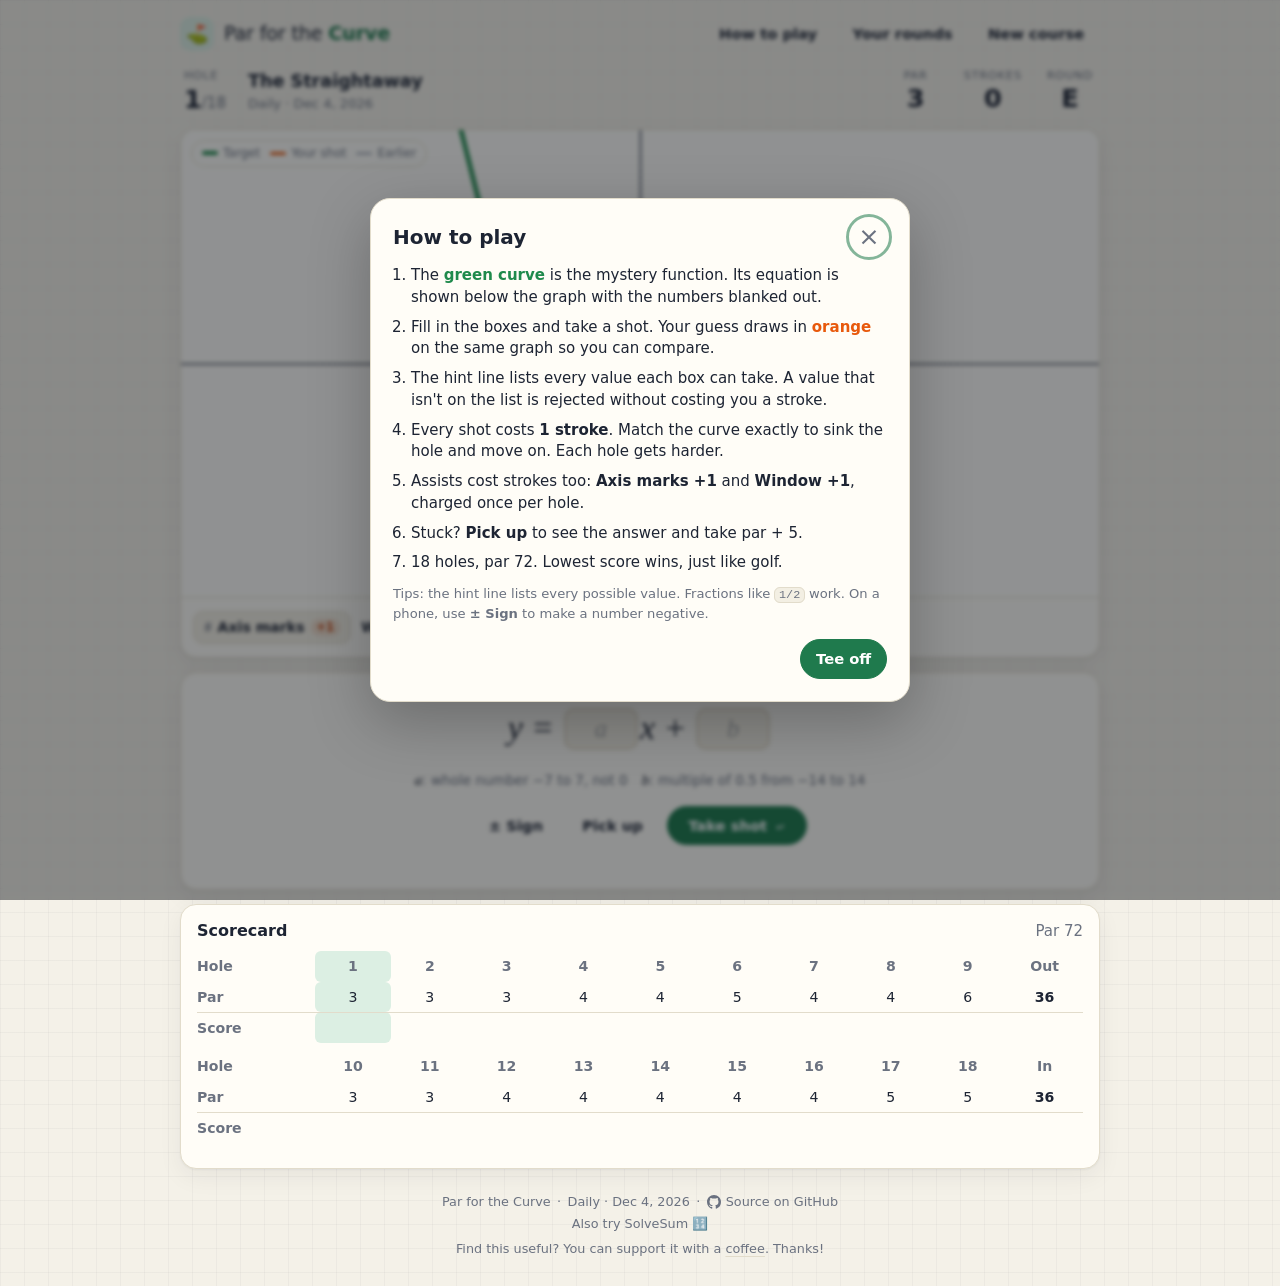
<file: public/index.html>
<!doctype html>
<html lang="en">
<head>
  <meta charset="utf-8">
  <meta name="viewport" content="width=device-width, initial-scale=1, viewport-fit=cover">
  <title>Par for the Curve — a daily curve-fitting golf puzzle</title>
  <meta name="description" content="Read the mystery curve, guess the coefficients and exponents of its equation, and sink all 18 holes in as few strokes as you can. A new course every day.">
  <meta name="theme-color" content="#f4f1e8" media="(prefers-color-scheme: light)">
  <meta name="theme-color" content="#0f141a" media="(prefers-color-scheme: dark)">
  <link rel="canonical" href="https://par.tryonlinux.com/">

  <meta property="og:type" content="website">
  <meta property="og:site_name" content="Par for the Curve">
  <meta property="og:title" content="Par for the Curve">
  <meta property="og:description" content="Read the curve, guess the equation, fewest strokes wins. 18 holes, par 72, a new course daily.">
  <meta property="og:url" content="https://par.tryonlinux.com/">
  <meta property="og:image" content="https://par.tryonlinux.com/og-image.png">
  <meta property="og:image:type" content="image/png">
  <meta property="og:image:width" content="1200">
  <meta property="og:image:height" content="630">
  <meta property="og:image:alt" content="A graph with a green mystery curve and an orange guess beside a blanked-out equation">
  <meta name="twitter:card" content="summary_large_image">
  <meta name="twitter:title" content="Par for the Curve">
  <meta name="twitter:description" content="Read the curve, guess the equation, fewest strokes wins. 18 holes, par 72, a new course daily.">
  <meta name="twitter:image" content="https://par.tryonlinux.com/og-image.png">

  <link rel="icon" href="/favicon.svg" type="image/svg+xml">
  <link rel="apple-touch-icon" href="/apple-touch-icon.png">
  <link rel="manifest" href="/site.webmanifest">
  <meta name="apple-mobile-web-app-title" content="Par for the Curve">
  <link rel="stylesheet" href="style.css">
  <script type="application/ld+json">
  {
    "@context": "https://schema.org",
    "@type": "VideoGame",
    "name": "Par for the Curve",
    "url": "https://par.tryonlinux.com/",
    "image": "https://par.tryonlinux.com/og-image.png",
    "description": "A golf-style math puzzle. A mystery curve is plotted and its equation shown with the numbers blanked out; fill them in and match the curve in as few strokes as possible across 18 holes.",
    "genre": ["Puzzle", "Educational"],
    "applicationCategory": "Game",
    "gamePlatform": "Web browser",
    "playMode": "SinglePlayer",
    "operatingSystem": "Any",
    "inLanguage": "en",
    "author": { "@type": "Person", "name": "Jordan Tryon" },
    "offers": { "@type": "Offer", "price": "0", "priceCurrency": "USD" }
  }
  </script>
</head>
<body>
  <header class="topbar">
    <a class="brand" href="./" aria-label="Par for the Curve home">
      <span class="brand-mark" aria-hidden="true">⛳</span>
      <span class="brand-word">Par for the <b>Curve</b></span>
    </a>
    <nav class="topnav">
      <button class="btn ghost" data-open="help" aria-label="How to play"><span class="lbl-full">How to play</span><span class="lbl-short">Help</span></button>
      <button class="btn ghost" data-open="board" aria-label="Your rounds"><span class="lbl-full">Your rounds</span><span class="lbl-short">Rounds</span></button>
      <button class="btn ghost" data-open="course" aria-label="New course"><span class="lbl-full">New course</span><span class="lbl-short">Courses</span></button>
    </nav>
  </header>

  <main class="wrap">
    <section class="hud">
      <div class="hud-hole">
        <span class="label">Hole</span>
        <strong id="hudHole">1</strong><span class="muted">/18</span>
      </div>
      <div class="hud-name">
        <span id="hudName">The Straightaway</span>
        <span class="muted small" id="hudCourse"></span>
      </div>
      <div class="hud-stat"><span class="label">Par</span><strong id="hudPar">3</strong></div>
      <div class="hud-stat"><span class="label">Strokes</span><strong id="hudStrokes">0</strong></div>
      <div class="hud-stat"><span class="label">Round</span><strong id="hudRound">E</strong></div>
    </section>

    <section class="card plot-card">
      <div class="plot" id="plot">
        <canvas id="canvas" aria-label="Graph of the mystery function and your guesses" role="img"></canvas>
        <div class="legend" aria-hidden="true">
          <span><i class="sw sw-target"></i>Target</span>
          <span><i class="sw sw-guess"></i>Your shot</span>
          <span><i class="sw sw-ghost"></i>Earlier</span>
        </div>
        <div class="pan-hint" id="panHint" hidden>Drag to pan · scroll to zoom</div>
      </div>
      <div class="tools">
        <button class="tool" id="toggleMarks" aria-pressed="false">
          <span class="tool-ico" aria-hidden="true">#</span> Axis marks <span class="cost" id="marksCost">+1</span>
        </button>
        <div class="tool-group" role="group" aria-label="Window size">
          <span class="tool-label">Window <span class="cost" id="winCost">+1</span></span>
          <button class="tool icon" id="zoomOut" aria-label="Zoom out">−</button>
          <button class="tool icon" id="zoomIn" aria-label="Zoom in">+</button>
          <button class="tool icon" id="zoomReset" aria-label="Reset window">⟲</button>
        </div>
      </div>
    </section>

    <section class="card eq-card">
      <form id="guessForm" autocomplete="off" novalidate>
        <div class="equation" id="equation"></div>
        <p class="hints" id="hints"></p>
        <div class="actions">
          <button type="button" class="btn ghost" id="signBtn" title="Flip the sign of the selected box">± Sign</button>
          <button type="button" class="btn ghost" id="pickUpBtn" title="Give up this hole and see the answer">Pick up</button>
          <button type="submit" class="btn primary" id="shotBtn">Take shot <kbd>↵</kbd></button>
        </div>
        <p class="shot-msg" id="shotMsg" aria-live="polite"></p>
      </form>

      <div class="result" id="result" hidden>
        <div>
          <div class="result-term" id="resTerm"></div>
          <div class="result-sub" id="resSub"></div>
          <div class="result-eq" id="resEq"></div>
        </div>
        <button class="btn primary" id="nextBtn">Next hole →</button>
      </div>

      <div class="history" id="history"></div>
    </section>

    <section class="card score-card">
      <div class="score-head">
        <h2>Scorecard</h2>
        <span class="muted" id="scoreTotal"></span>
      </div>
      <div id="scorecard"></div>
    </section>
  </main>

  <footer class="foot">
    <span class="foot-group"><span>Par for the Curve</span><span class="sep" aria-hidden="true">·</span><span id="footCourse"></span></span>
    <span class="sep foot-gsep" aria-hidden="true">·</span>
    <span class="foot-group"><a class="foot-link" href="https://github.com/tryonlinux/par-for-the-curve" target="_blank" rel="noopener noreferrer">
      <svg class="gh" viewBox="0 0 16 16" width="14" height="14" aria-hidden="true"><path fill="currentColor" d="M8 0C3.58 0 0 3.58 0 8c0 3.54 2.29 6.53 5.47 7.59.4.07.55-.17.55-.38 0-.19-.01-.82-.01-1.49-2.01.37-2.53-.49-2.69-.94-.09-.23-.48-.94-.82-1.13-.28-.15-.68-.52-.01-.53.63-.01 1.08.58 1.23.82.72 1.21 1.87.87 2.33.66.07-.52.28-.87.51-1.07-1.78-.2-3.64-.89-3.64-3.95 0-.87.31-1.59.82-2.15-.08-.2-.36-1.02.08-2.12 0 0 .67-.21 2.2.82.64-.18 1.32-.27 2-.27.68 0 1.36.09 2 .27 1.53-1.04 2.2-.82 2.2-.82.44 1.1.16 1.92.08 2.12.51.56.82 1.27.82 2.15 0 3.07-1.87 3.75-3.65 3.95.29.25.54.73.54 1.48 0 1.07-.01 1.93-.01 2.2 0 .21.15.46.55.38A8.012 8.012 0 0 0 16 8c0-4.42-3.58-8-8-8Z"/></svg>
      Source on GitHub
    </a></span>
    <a class="foot-link foot-also" href="https://solvesum.tryonlinux.com/">Also try SolveSum 🔢</a>
    <p class="foot-support">Find this useful? You can support it with a <a href="https://buymeacoffee.com/tryomas" target="_blank" rel="noopener noreferrer">coffee</a>. Thanks!</p>
  </footer>

  <div class="toast" id="toast" role="status" aria-live="polite"></div>

  <!-- How to play -->
  <dialog id="dlg-help">
    <div class="dlg">
      <header><h2>How to play</h2><button class="x" data-close aria-label="Close">×</button></header>
      <ol class="steps">
        <li>The <b class="c-target">green curve</b> is the mystery function. Its equation is shown below the graph with the numbers blanked out.</li>
        <li>Fill in the boxes and take a shot. Your guess draws in <b class="c-guess">orange</b> on the same graph so you can compare.</li>
        <li>The hint line lists every value each box can take. A value that isn't on the list is rejected without costing you a stroke.</li>
        <li>Every shot costs <b>1 stroke</b>. Match the curve exactly to sink the hole and move on. Each hole gets harder.</li>
        <li>Assists cost strokes too: <b>Axis marks +1</b> and <b>Window +1</b>, charged once per hole.</li>
        <li>Stuck? <b>Pick up</b> to see the answer and take par + 5.</li>
        <li>18 holes, par 72. Lowest score wins, just like golf.</li>
      </ol>
      <p class="fine">Tips: the hint line lists every possible value. Fractions like <code>1/2</code> work. On a phone, use <b>± Sign</b> to make a number negative.</p>
      <div class="dlg-actions"><button class="btn primary" data-close>Tee off</button></div>
    </div>
  </dialog>

  <!-- Your rounds -->
  <dialog id="dlg-board">
    <div class="dlg">
      <header><h2>Your rounds</h2><button class="x" data-close aria-label="Close">×</button></header>
      <div class="tabs" role="tablist">
        <button role="tab" data-tab="course" aria-selected="true">This course</button>
        <button role="tab" data-tab="all" aria-selected="false">All rounds</button>
      </div>
      <div id="boardBody"></div>
      <p class="fine">Rounds are saved in this browser only — no one else can see them, and they do not carry to your other devices.</p>
    </div>
  </dialog>

  <!-- Course picker -->
  <dialog id="dlg-course">
    <div class="dlg">
      <header><h2>Choose a course</h2><button class="x" data-close aria-label="Close">×</button></header>
      <div class="option">
        <div>
          <strong>Daily course</strong>
          <div class="muted small" id="dailyStatus">Same 18 holes for everyone today.</div>
        </div>
        <button class="btn primary" id="playDaily">Play daily</button>
      </div>
      <div class="option">
        <div>
          <strong>Random course</strong>
          <div class="muted small">Fresh holes with a code you can share.</div>
        </div>
        <button class="btn" id="playRandom">Start random</button>
      </div>
      <form class="option" id="codeForm">
        <label for="codeInput"><strong>Course code</strong>
          <span class="muted small">Play a friend's course.</span></label>
        <div class="inline">
          <input id="codeInput" maxlength="8" placeholder="e.g. K3F9QZ" autocapitalize="characters" spellcheck="false">
          <button class="btn">Go</button>
        </div>
      </form>
      <div class="option subtle">
        <div>
          <strong>Current course</strong>
          <div class="muted small" id="currentCourseInfo"></div>
        </div>
        <div class="inline">
          <button class="btn ghost" id="copyLink">Copy link</button>
          <button class="btn ghost danger" id="restartCourse">Restart</button>
        </div>
      </div>
    </div>
  </dialog>

  <!-- Round complete -->
  <dialog id="dlg-finish">
    <div class="dlg">
      <header><h2>Round complete</h2><button class="x" data-close aria-label="Close">×</button></header>
      <div class="big-score">
        <strong id="finStrokes">72</strong>
        <span class="topar" id="finToPar">E</span>
      </div>
      <p class="center muted" id="finLine"></p>
      <pre class="emoji-card" id="finEmoji"></pre>
      <form id="lbForm" class="lb-form">
        <label for="lbName">Name this round</label>
        <div class="inline">
          <input id="lbName" maxlength="20" required placeholder="Your name">
          <button class="btn primary">Save round</button>
        </div>
      </form>
      <p class="center saved" id="lbSaved" hidden>Round saved to this browser.</p>
      <div class="dlg-actions">
        <button class="btn" id="shareBtn">Share result</button>
        <button class="btn ghost" data-open="board">Your rounds</button>
        <button class="btn ghost" data-open="course">Another course</button>
      </div>
    </div>
  </dialog>

  <script src="game.js"></script>
</body>
</html>
</file>
<file: public/style.css>
:root {
  --bg: #f4f1e8;
  --surface: #fffdf7;
  --surface-2: #f3efe3;
  --ink: #1d2433;
  --muted: #6b7280;
  --line: #e2dccb;
  --accent: #1f7a4d;
  --accent-hover: #196641;
  --accent-ink: #ffffff;
  --accent-soft: #dcefe3;
  --target: #1f8a4c;
  --guess: #e8590c;
  --ghost: #8b93a3;
  --plot-bg: #fffef9;
  --grid: #ece6d5;
  --axis: #3b4252;
  --label: #6b7280;
  --danger: #b4410f;
  --eagle: #7c3aed;
  --birdie: #2563eb;
  --bogey: #b7791f;
  --double: #c2410c;
  --paper-line: rgba(29, 36, 51, 0.035);
  --radius: 16px;
  --shadow: 0 1px 2px rgba(29, 36, 51, 0.05), 0 8px 24px rgba(29, 36, 51, 0.06);
  --font: ui-rounded, "SF Pro Rounded", system-ui, -apple-system, "Segoe UI", Roboto, "Helvetica Neue", Arial, sans-serif;
  --math: "Cambria Math", "STIX Two Math", "Latin Modern Math", Cambria, "Times New Roman", Times, serif;
  color-scheme: light;
}

@media (prefers-color-scheme: dark) {
  :root {
    --bg: #0f141a;
    --surface: #161d25;
    --surface-2: #1c252f;
    --ink: #e7eaee;
    --muted: #97a1ae;
    --line: #27323e;
    --accent: #3fbf7f;
    --accent-hover: #52cc8e;
    --accent-ink: #062014;
    --accent-soft: #173327;
    --target: #4ade80;
    --guess: #fb923c;
    --ghost: #7c8796;
    --plot-bg: #121920;
    --grid: #1e2833;
    --axis: #aab4c0;
    --label: #8793a2;
    --danger: #f08a5d;
    --eagle: #a78bfa;
    --birdie: #60a5fa;
    --bogey: #e0b45a;
    --double: #f97316;
    --paper-line: rgba(255, 255, 255, 0.025);
    --shadow: 0 1px 2px rgba(0, 0, 0, 0.3), 0 8px 24px rgba(0, 0, 0, 0.25);
    color-scheme: dark;
  }
}

* { box-sizing: border-box; }
[hidden] { display: none !important; }

html { -webkit-text-size-adjust: 100%; }

body {
  margin: 0;
  font-family: var(--font);
  font-size: 15px;
  line-height: 1.45;
  color: var(--ink);
  background-color: var(--bg);
  background-image:
    linear-gradient(var(--paper-line) 1px, transparent 1px),
    linear-gradient(90deg, var(--paper-line) 1px, transparent 1px);
  background-size: 24px 24px;
  min-height: 100vh;
  padding-inline: max(16px, env(safe-area-inset-left));
}

button, input { font: inherit; color: inherit; }
kbd {
  font-family: var(--font);
  font-size: 0.75em;
  opacity: 0.75;
  margin-left: 0.35em;
}
code {
  font-size: 0.9em;
  background: var(--surface-2);
  border: 1px solid var(--line);
  border-radius: 6px;
  padding: 0 0.3em;
}

.muted { color: var(--muted); }
.small { font-size: 0.82rem; }
.center { text-align: center; }

/* ---------- top bar ---------- */
.topbar {
  max-width: 920px;
  margin: 0 auto;
  display: flex;
  align-items: center;
  justify-content: space-between;
  gap: 12px;
  flex-wrap: wrap;
  padding-block: 14px 6px;
}
.brand {
  display: flex;
  align-items: center;
  gap: 10px;
  color: inherit;
  text-decoration: none;
  font-size: 1.2rem;
  letter-spacing: -0.01em;
}
.brand b { color: var(--accent); }
.brand-mark {
  display: grid;
  place-items: center;
  width: 34px;
  height: 34px;
  border-radius: 10px;
  background: var(--accent-soft);
  font-size: 18px;
}
.topnav { display: flex; gap: 4px; flex-wrap: wrap; }
.lbl-short { display: none; }

/* ---------- buttons ---------- */
.btn {
  appearance: none;
  border: 1px solid var(--line);
  background: var(--surface);
  color: var(--ink);
  padding: 0.55em 1em;
  border-radius: 999px;
  cursor: pointer;
  font-weight: 600;
  font-size: 0.92rem;
  white-space: nowrap;
  transition: background-color 0.15s, border-color 0.15s, transform 0.08s;
}
.btn:hover { border-color: var(--muted); }
.btn:active { transform: translateY(1px); }
.btn:disabled { opacity: 0.45; cursor: not-allowed; transform: none; }
.btn.primary {
  background: var(--accent);
  border-color: var(--accent);
  color: var(--accent-ink);
}
.btn.primary:hover { background: var(--accent-hover); border-color: var(--accent-hover); }
.btn.ghost { background: transparent; border-color: transparent; }
.btn.ghost:hover { background: var(--surface-2); border-color: var(--line); }
.btn.danger { color: var(--danger); }
:focus-visible { outline: 3px solid color-mix(in srgb, var(--accent) 55%, transparent); outline-offset: 2px; }

/* ---------- layout ---------- */
.wrap {
  max-width: 920px;
  margin: 0 auto;
  display: grid;
  grid-template-columns: minmax(0, 1fr);
  gap: 14px;
  padding-block: 8px 24px;
}
.wrap > * { min-width: 0; }
.card {
  background: var(--surface);
  border: 1px solid var(--line);
  border-radius: var(--radius);
  box-shadow: var(--shadow);
}

/* ---------- HUD ---------- */
.hud {
  display: grid;
  grid-template-columns: auto 1fr repeat(3, auto);
  align-items: center;
  gap: 8px 22px;
  padding-inline: 4px;
}
.hud .label {
  display: block;
  font-size: 0.7rem;
  text-transform: uppercase;
  letter-spacing: 0.08em;
  color: var(--muted);
}
.hud strong { font-size: 1.6rem; line-height: 1.1; font-variant-numeric: tabular-nums; }
.hud-hole .label { margin-bottom: 1px; }
.hud-name { display: flex; flex-direction: column; min-width: 0; }
.hud-name > span:first-child { font-weight: 700; font-size: 1.1rem; }
.hud-stat { text-align: center; min-width: 52px; }
#hudRound.under { color: var(--birdie); }
#hudRound.over { color: var(--double); }

/* ---------- plot ---------- */
.plot-card { overflow: hidden; }
.plot {
  position: relative;
  height: clamp(260px, 52vh, 540px);
  background: var(--plot-bg);
  border-bottom: 1px solid var(--line);
  touch-action: manipulation;
}
.plot.pannable { cursor: grab; touch-action: none; }
.plot.pannable.dragging { cursor: grabbing; }
.plot canvas { position: absolute; inset: 0; width: 100%; height: 100%; display: block; }
.legend {
  position: absolute;
  top: 10px;
  left: 10px;
  display: flex;
  gap: 10px;
  flex-wrap: wrap;
  font-size: 0.75rem;
  color: var(--muted);
  background: color-mix(in srgb, var(--plot-bg) 85%, transparent);
  padding: 4px 10px;
  border-radius: 999px;
  border: 1px solid var(--line);
  pointer-events: none;
}
.legend span { display: inline-flex; align-items: center; gap: 5px; }
.sw { display: inline-block; width: 16px; height: 3px; border-radius: 2px; }
.sw-target { background: var(--target); height: 4px; }
.sw-guess { background: var(--guess); }
.sw-ghost { background: var(--ghost); opacity: 0.6; }
.pan-hint {
  position: absolute;
  bottom: 10px;
  right: 10px;
  font-size: 0.75rem;
  color: var(--muted);
  pointer-events: none;
}

.tools {
  display: flex;
  align-items: center;
  gap: 10px;
  flex-wrap: wrap;
  padding: 10px 12px;
}
.tool {
  appearance: none;
  display: inline-flex;
  align-items: center;
  gap: 6px;
  border: 1px solid var(--line);
  background: var(--surface-2);
  border-radius: 10px;
  padding: 0.4em 0.75em;
  cursor: pointer;
  font-weight: 600;
  font-size: 0.88rem;
}
.tool:hover { border-color: var(--muted); }
.tool[aria-pressed="true"] { background: var(--accent-soft); border-color: var(--accent); color: var(--ink); }
.tool.icon { width: 34px; justify-content: center; padding: 0.4em 0; font-size: 1.05rem; }
.tool-ico { font-family: var(--math); color: var(--muted); }
.tool-group { display: inline-flex; align-items: center; gap: 4px; }
.tool-label { font-size: 0.88rem; font-weight: 600; margin-right: 4px; display: inline-flex; gap: 6px; align-items: center; }
.cost {
  font-size: 0.72rem;
  font-weight: 700;
  color: var(--double);
  background: color-mix(in srgb, var(--double) 12%, transparent);
  border-radius: 999px;
  padding: 0 0.5em;
}
.cost.paid { color: var(--muted); background: var(--surface-2); }

/* ---------- equation ---------- */
.eq-card { padding: 18px 16px 14px; }
.equation {
  font-family: var(--math);
  font-size: clamp(22px, 5vw, 34px);
  line-height: 2.2;
  text-align: center;
  word-spacing: 0.02em;
}
.equation i { font-style: italic; padding-right: 0.04em; }
.equation .op { white-space: pre; }
.slot {
  display: inline-block;
  font-family: var(--font);
  font-size: 0.72em;
  font-weight: 600;
  width: 3em;
  height: 1.7em;
  text-align: center;
  padding: 0 0.1em;
  margin: 0 0.1em;
  border: 2px solid var(--line);
  border-radius: 10px;
  background: var(--surface-2);
  color: var(--ink);
  vertical-align: 0.1em;
  transition: border-color 0.15s, box-shadow 0.15s;
}
.slot::placeholder { color: var(--muted); opacity: 0.55; font-family: var(--math); font-style: italic; font-weight: 400; }
.slot:focus { outline: none; border-color: var(--accent); box-shadow: 0 0 0 3px color-mix(in srgb, var(--accent) 25%, transparent); }
.slot.sup { font-size: 0.48em; width: 2.6em; height: 1.8em; vertical-align: 1.35em; margin-left: 0.05em; }
.slot:disabled { opacity: 1; background: var(--accent-soft); border-color: transparent; }
.slot.shake { animation: shake 0.35s; border-color: var(--double); }
@keyframes shake {
  20%, 60% { transform: translateX(-4px); }
  40%, 80% { transform: translateX(4px); }
}

.hints {
  margin: 4px 0 14px;
  text-align: center;
  color: var(--muted);
  font-size: 0.85rem;
  display: flex;
  flex-wrap: wrap;
  justify-content: center;
  gap: 4px 14px;
}
.hints i { font-family: var(--math); font-size: 1.1em; color: var(--ink); }

.actions { display: flex; gap: 8px; justify-content: center; flex-wrap: wrap; }
.actions .btn.primary { padding-inline: 1.4em; }
.shot-msg { text-align: center; min-height: 1.4em; margin: 10px 0 0; color: var(--muted); font-size: 0.9rem; }

.result {
  display: flex;
  align-items: center;
  justify-content: space-between;
  gap: 14px;
  flex-wrap: wrap;
  margin-top: 6px;
  padding: 14px 16px;
  border-radius: 12px;
  background: var(--accent-soft);
  animation: pop 0.35s ease-out;
}
.result-term { font-size: 1.5rem; font-weight: 800; letter-spacing: -0.01em; }
.result-sub { color: var(--muted); font-size: 0.9rem; }
.result-eq { font-family: var(--math); font-size: 1.25rem; margin-top: 2px; }
.result-eq i { font-style: italic; }
.result.picked { background: var(--surface-2); }
@keyframes pop { from { transform: scale(0.97); opacity: 0; } to { transform: scale(1); opacity: 1; } }

.history {
  display: flex;
  flex-wrap: wrap;
  gap: 6px;
  justify-content: center;
  margin-top: 12px;
}
.history:empty { display: none; }
.chip {
  appearance: none;
  border: 1px solid var(--line);
  background: transparent;
  border-radius: 999px;
  padding: 0.2em 0.7em;
  font-size: 0.8rem;
  color: var(--muted);
  cursor: pointer;
  font-variant-numeric: tabular-nums;
}
.chip:hover { color: var(--ink); border-color: var(--muted); }
.chip b { color: var(--ink); font-weight: 600; }
.chip i { font-family: var(--math); }
.chip.win { border-color: var(--accent); color: var(--accent); }

/* ---------- scorecard ---------- */
.score-card { padding: 14px 16px 16px; }
.score-head { display: flex; justify-content: space-between; align-items: baseline; gap: 8px; flex-wrap: wrap; margin-bottom: 8px; }
.score-head h2 { font-size: 1rem; margin: 0; }
.sc-scroll { overflow-x: auto; margin-bottom: 8px; }
.sc {
  border-collapse: collapse;
  width: 100%;
  min-width: 520px;
  font-variant-numeric: tabular-nums;
  font-size: 0.88rem;
}
.sc th, .sc td { text-align: center; padding: 5px 2px; border-bottom: 1px solid var(--line); min-width: 34px; }
.sc th[scope="row"] { text-align: left; color: var(--muted); font-weight: 600; min-width: 52px; padding-left: 0; }
.sc thead th { color: var(--muted); font-weight: 600; }
.sc .cur { background: var(--accent-soft); border-radius: 6px; }
.sc .sum { font-weight: 700; }
.sc tr:last-child th, .sc tr:last-child td { border-bottom: none; }
.mark {
  display: inline-grid;
  place-items: center;
  width: 26px;
  height: 26px;
  font-weight: 700;
}
.mark.eagle { border-radius: 50%; box-shadow: 0 0 0 2px var(--eagle), 0 0 0 4px var(--surface), 0 0 0 6px var(--eagle); color: var(--eagle); width: 22px; height: 22px; }
.mark.birdie { border-radius: 50%; box-shadow: 0 0 0 2px var(--birdie); color: var(--birdie); }
.mark.bogey { box-shadow: 0 0 0 2px var(--bogey); color: var(--bogey); border-radius: 3px; }
.mark.double { box-shadow: 0 0 0 2px var(--double), 0 0 0 4px var(--surface), 0 0 0 6px var(--double); color: var(--double); border-radius: 2px; width: 22px; height: 22px; }
.mark.picked { color: var(--muted); text-decoration: line-through; }
.mark.live { color: var(--muted); font-weight: 500; }

/* ---------- footer ---------- */
.foot {
  max-width: 920px;
  margin: 0 auto;
  padding-block: 0 28px;
  display: flex;
  flex-wrap: wrap;
  justify-content: center;
  align-items: center;
  gap: 4px 0;
  text-align: center;
  font-size: 0.8rem;
  line-height: 1.4;
  color: var(--muted);
}
.foot .sep { margin-inline: 0.5em; }
.foot-group { display: inline-flex; flex-wrap: wrap; justify-content: center; align-items: center; }
.foot-also { flex-basis: 100%; justify-content: center; }
@media (max-width: 640px) {
  .foot-gsep { display: none; }
  .foot-group { flex-basis: 100%; }
}
.foot-link {
  color: inherit;
  text-decoration: none;
  display: inline-flex;
  align-items: center;
  gap: 5px;
  transition: color 0.15s;
}
.foot-link:hover { color: var(--ink); text-decoration: underline; text-decoration-color: var(--line); text-underline-offset: 3px; }
.foot .gh { flex: none; }
.foot-support { flex-basis: 100%; margin: 4px 0 0; }
.foot-support a { color: inherit; text-underline-offset: 3px; text-decoration-color: var(--line); }
.foot-support a:hover { color: var(--ink); }

/* ---------- toast ---------- */
.toast {
  position: fixed;
  left: 50%;
  bottom: max(20px, env(safe-area-inset-bottom));
  transform: translate(-50%, 20px);
  background: var(--ink);
  color: var(--bg);
  padding: 10px 16px;
  border-radius: 12px;
  font-size: 0.9rem;
  max-width: calc(100vw - 32px);
  opacity: 0;
  pointer-events: none;
  transition: opacity 0.2s, transform 0.2s;
  z-index: 50;
  text-align: center;
}
.toast.show { opacity: 1; transform: translate(-50%, 0); }

/* ---------- dialogs ---------- */
dialog {
  border: 1px solid var(--line);
  border-radius: 20px;
  padding: 0;
  width: min(540px, calc(100vw - 32px));
  max-height: calc(100vh - 48px);
  background: var(--surface);
  color: var(--ink);
  box-shadow: 0 20px 60px rgba(0, 0, 0, 0.25);
}
dialog::backdrop { background: rgba(10, 14, 20, 0.45); backdrop-filter: blur(2px); }
dialog[open] { animation: pop 0.2s ease-out; }
.dlg { padding: 20px 22px 22px; }
.dlg header { display: flex; justify-content: space-between; align-items: center; margin-bottom: 10px; }
.dlg h2 { margin: 0; font-size: 1.25rem; }
.x {
  appearance: none;
  border: none;
  background: transparent;
  font-size: 1.6rem;
  line-height: 1;
  cursor: pointer;
  color: var(--muted);
  width: 36px;
  height: 36px;
  border-radius: 50%;
}
.x:hover { background: var(--surface-2); color: var(--ink); }
.steps { padding-left: 1.2em; margin: 0 0 10px; }
.steps li { margin-bottom: 8px; }
.c-target { color: var(--target); }
.c-guess { color: var(--guess); }
.fine { color: var(--muted); font-size: 0.82rem; margin: 10px 0 0; }
.dlg-actions { display: flex; gap: 8px; justify-content: flex-end; flex-wrap: wrap; margin-top: 16px; }

.option {
  display: flex;
  justify-content: space-between;
  align-items: center;
  gap: 12px;
  flex-wrap: wrap;
  padding: 12px 0;
  border-bottom: 1px solid var(--line);
  margin: 0;
}
.option:last-child { border-bottom: none; }
.option label { display: flex; flex-direction: column; }
.inline { display: flex; gap: 6px; align-items: center; }
.dlg input {
  border: 1px solid var(--line);
  background: var(--surface-2);
  border-radius: 10px;
  padding: 0.5em 0.75em;
  min-width: 0;
  width: 150px;
}
.dlg input:focus { outline: none; border-color: var(--accent); }
#codeInput { text-transform: uppercase; letter-spacing: 0.08em; width: 130px; }

.tabs { display: flex; gap: 4px; margin-bottom: 10px; background: var(--surface-2); padding: 4px; border-radius: 999px; width: fit-content; }
.tabs button {
  appearance: none;
  border: none;
  background: transparent;
  padding: 0.35em 0.9em;
  border-radius: 999px;
  cursor: pointer;
  font-weight: 600;
  font-size: 0.88rem;
  color: var(--muted);
}
.tabs button[aria-selected="true"] { background: var(--surface); color: var(--ink); box-shadow: var(--shadow); }
.board-scroll { overflow-x: auto; max-height: 50vh; }
.board { width: 100%; border-collapse: collapse; font-variant-numeric: tabular-nums; font-size: 0.9rem; }
.board th { text-align: left; color: var(--muted); font-weight: 600; font-size: 0.78rem; text-transform: uppercase; letter-spacing: 0.05em; padding: 6px 8px; border-bottom: 1px solid var(--line); }
.board td { padding: 8px; border-bottom: 1px solid var(--line); white-space: nowrap; }
.board td.name { white-space: normal; word-break: break-word; font-weight: 600; }
.board tr.me td { background: var(--accent-soft); }
.board .num { text-align: right; }
.empty { text-align: center; color: var(--muted); padding: 24px 0; }

.big-score { display: flex; justify-content: center; align-items: baseline; gap: 12px; margin: 6px 0 0; }
.big-score strong { font-size: 3.4rem; line-height: 1; font-variant-numeric: tabular-nums; }
.topar { font-size: 1.5rem; font-weight: 700; }
.topar.under { color: var(--birdie); }
.topar.over { color: var(--double); }
.emoji-card {
  text-align: center;
  font-size: 1.3rem;
  line-height: 1.35;
  letter-spacing: 0.1em;
  margin: 8px 0 14px;
  font-family: inherit;
  white-space: pre-wrap;
}
.lb-form { display: flex; flex-direction: column; gap: 6px; align-items: center; }
.lb-form label { font-size: 0.85rem; color: var(--muted); }
.lb-form input { width: 190px; }
.saved { color: var(--accent); font-weight: 600; }

/* ---------- confetti ---------- */
.confetti { position: fixed; inset: 0; pointer-events: none; overflow: hidden; z-index: 60; }
.confetti span {
  position: absolute;
  top: -16px;
  width: 8px;
  height: 12px;
  border-radius: 2px;
  animation: fall var(--d, 2s) cubic-bezier(0.25, 0.4, 0.6, 1) forwards;
}
@keyframes fall {
  to { transform: translate(var(--x, 0), 105vh) rotate(var(--r, 360deg)); opacity: 0.8; }
}

/* ---------- small screens ---------- */
@media (max-width: 640px) {
  /* Keep the header, HUD and tools to one row each so the curve and the
     equation boxes can share a phone screen without scrolling. */
  .topbar { padding-block: 10px 2px; gap: 8px; flex-wrap: nowrap; }
  .brand { font-size: 1.02rem; gap: 7px; flex: none; }
  .brand > span:last-child { white-space: nowrap; }
  .brand-mark { width: 28px; height: 28px; font-size: 15px; border-radius: 9px; }
  .topnav { gap: 0; }
  .topnav .btn { padding-inline: 0.5em; font-size: 0.78rem; }

  .hud { grid-template-columns: auto minmax(0, 1fr) repeat(3, auto); gap: 2px 10px; }
  .hud .label { font-size: 0.62rem; letter-spacing: 0.06em; }
  .hud strong { font-size: 1.15rem; }
  .hud-name > span:first-child,
  .hud-name > span:last-child {
    font-size: 0.88rem;
    white-space: nowrap;
    overflow: hidden;
    text-overflow: ellipsis;
  }
  .hud-name > span:last-child { font-size: 0.72rem; }
  .hud-stat { min-width: 32px; }

  .plot { height: clamp(220px, 40vh, 380px); }
  .legend { font-size: 0.7rem; gap: 8px; padding: 3px 8px; }

  .tools { gap: 5px; padding: 8px 10px; flex-wrap: nowrap; }
  .tool { padding: 0.35em 0.5em; font-size: 0.78rem; gap: 4px; white-space: nowrap; }
  .tool.icon { width: 28px; font-size: 1rem; padding-inline: 0; }
  .tool-group { gap: 3px; }
  .tool-label { font-size: 0.78rem; margin-right: 0; white-space: nowrap; }
  .tool-ico { display: none; }
  .cost { padding-inline: 0.4em; }

  .eq-card { padding: 14px 12px 12px; }
  .equation { line-height: 2; }
  .hints { margin: 2px 0 10px; gap: 2px 10px; font-size: 0.8rem; }
  .actions { gap: 6px; }
  .actions .btn { padding: 0.5em 0.85em; }
  .shot-msg { margin-top: 8px; font-size: 0.85rem; }

  .option > .btn { width: 100%; }
}

/* Narrow phones: keep the wordmark and nav on one line together. */
@media (max-width: 400px) {
  .brand { font-size: 0.92rem; }
  .topnav { flex-wrap: nowrap; }
  .topnav .btn { padding-inline: 0.4em; font-size: 0.74rem; }
}

/* Tiny phones (iPhone SE and similar): the flag mark stands in for the wordmark,
   and the tool row wraps rather than clipping. */
@media (max-width: 345px) {
  .brand-word { display: none; }
  .tools { flex-wrap: wrap; }
}

/* Narrow phones: shorter nav labels keep the header on one line. */
@media (max-width: 470px) {
  .lbl-full { display: none; }
  .lbl-short { display: inline; }
}

/* Short viewports: give the plot less room so the controls stay reachable. */
@media (max-height: 740px) and (max-width: 640px) {
  .plot { height: clamp(180px, 32vh, 300px); }
  .wrap { gap: 10px; }
}

/* Landscape phones: put the graph beside the equation instead of above it. */
@media (max-height: 540px) and (orientation: landscape) {
  .wrap { grid-template-columns: minmax(0, 1.05fr) minmax(0, 1fr); align-items: start; }
  .hud, .score-card { grid-column: 1 / -1; }
  .plot { height: clamp(170px, 58vh, 320px); }
  .topbar { padding-block: 8px 0; }
}

@media (prefers-reduced-motion: reduce) {
  *, *::before, *::after { animation-duration: 0.001ms !important; transition-duration: 0.001ms !important; }
}

/* ---------- 404 ---------- */
.notfound { text-align: center; padding: 56px 20px; }
.notfound h1 { font-size: 1.9rem; margin: 0 0 6px; letter-spacing: -0.01em; }
.notfound p { margin: 0 0 20px; }
.notfound .btn { display: inline-block; text-decoration: none; }
</file>
